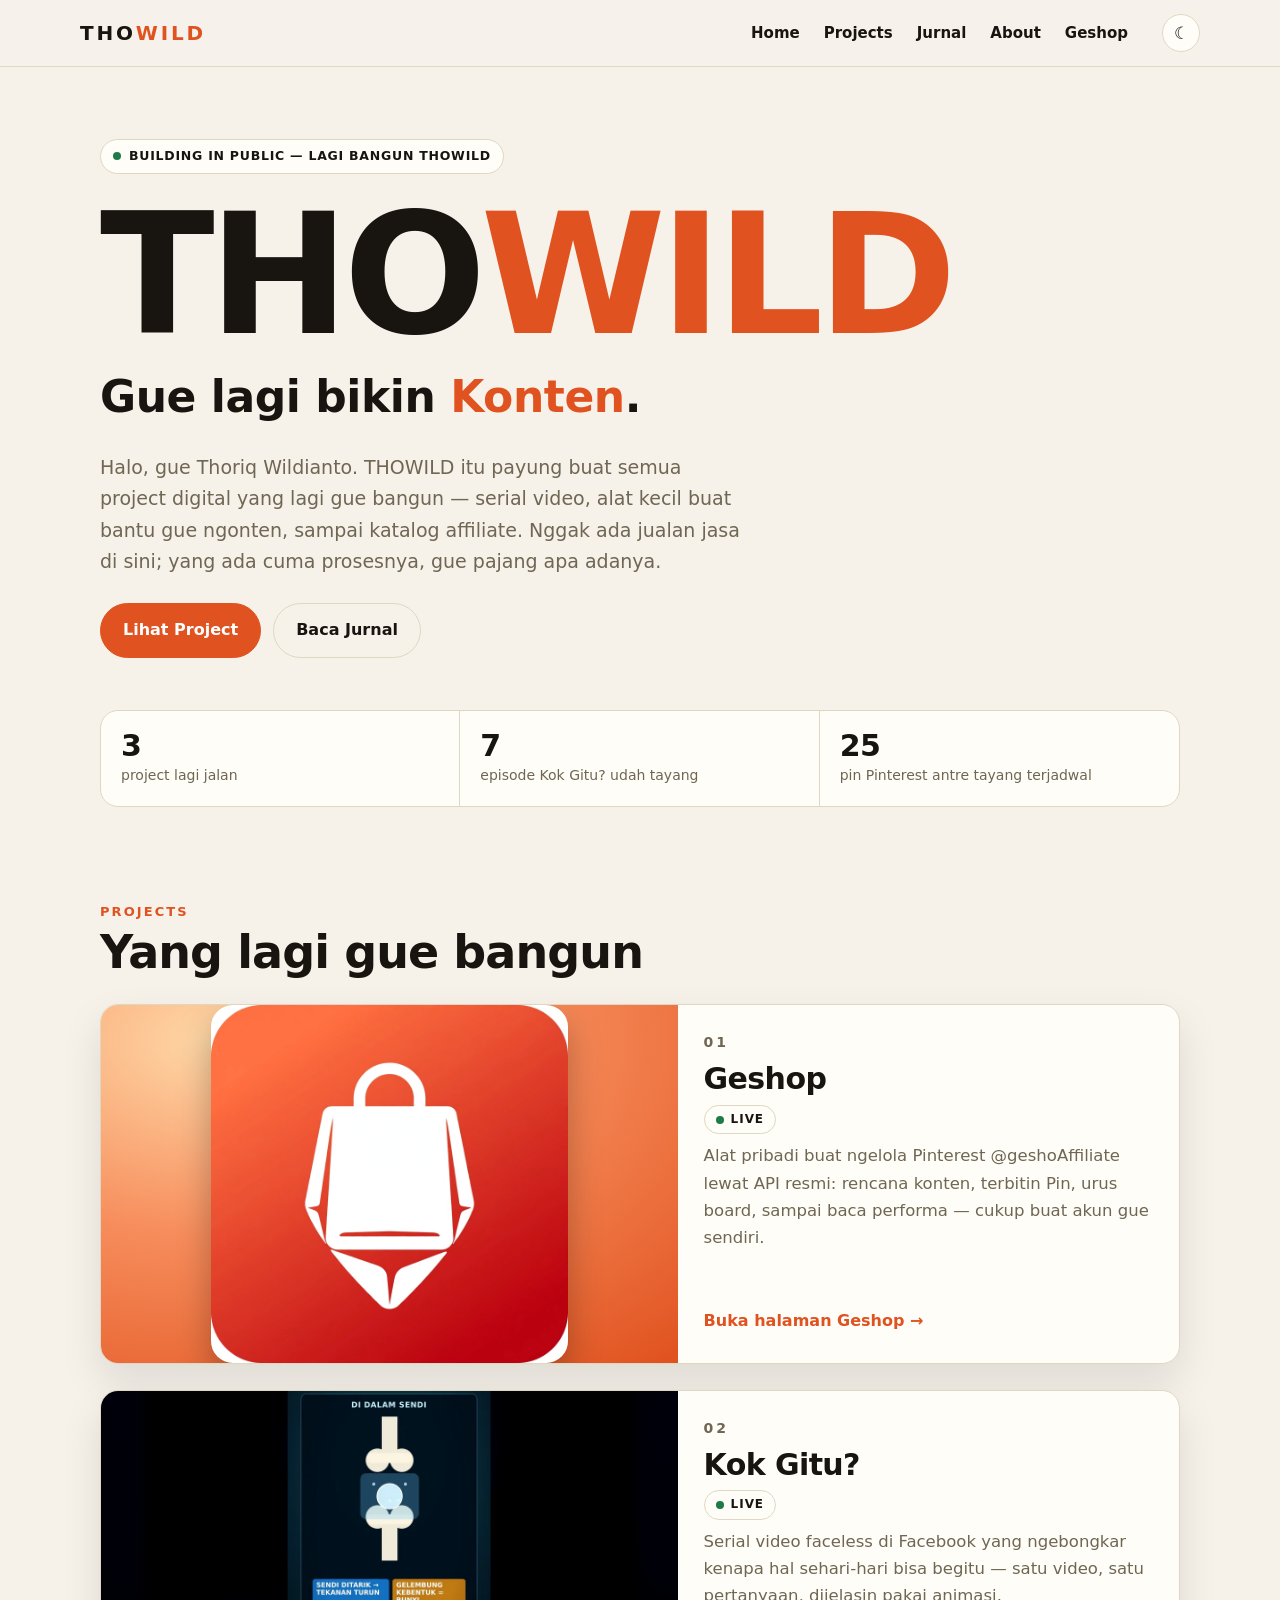
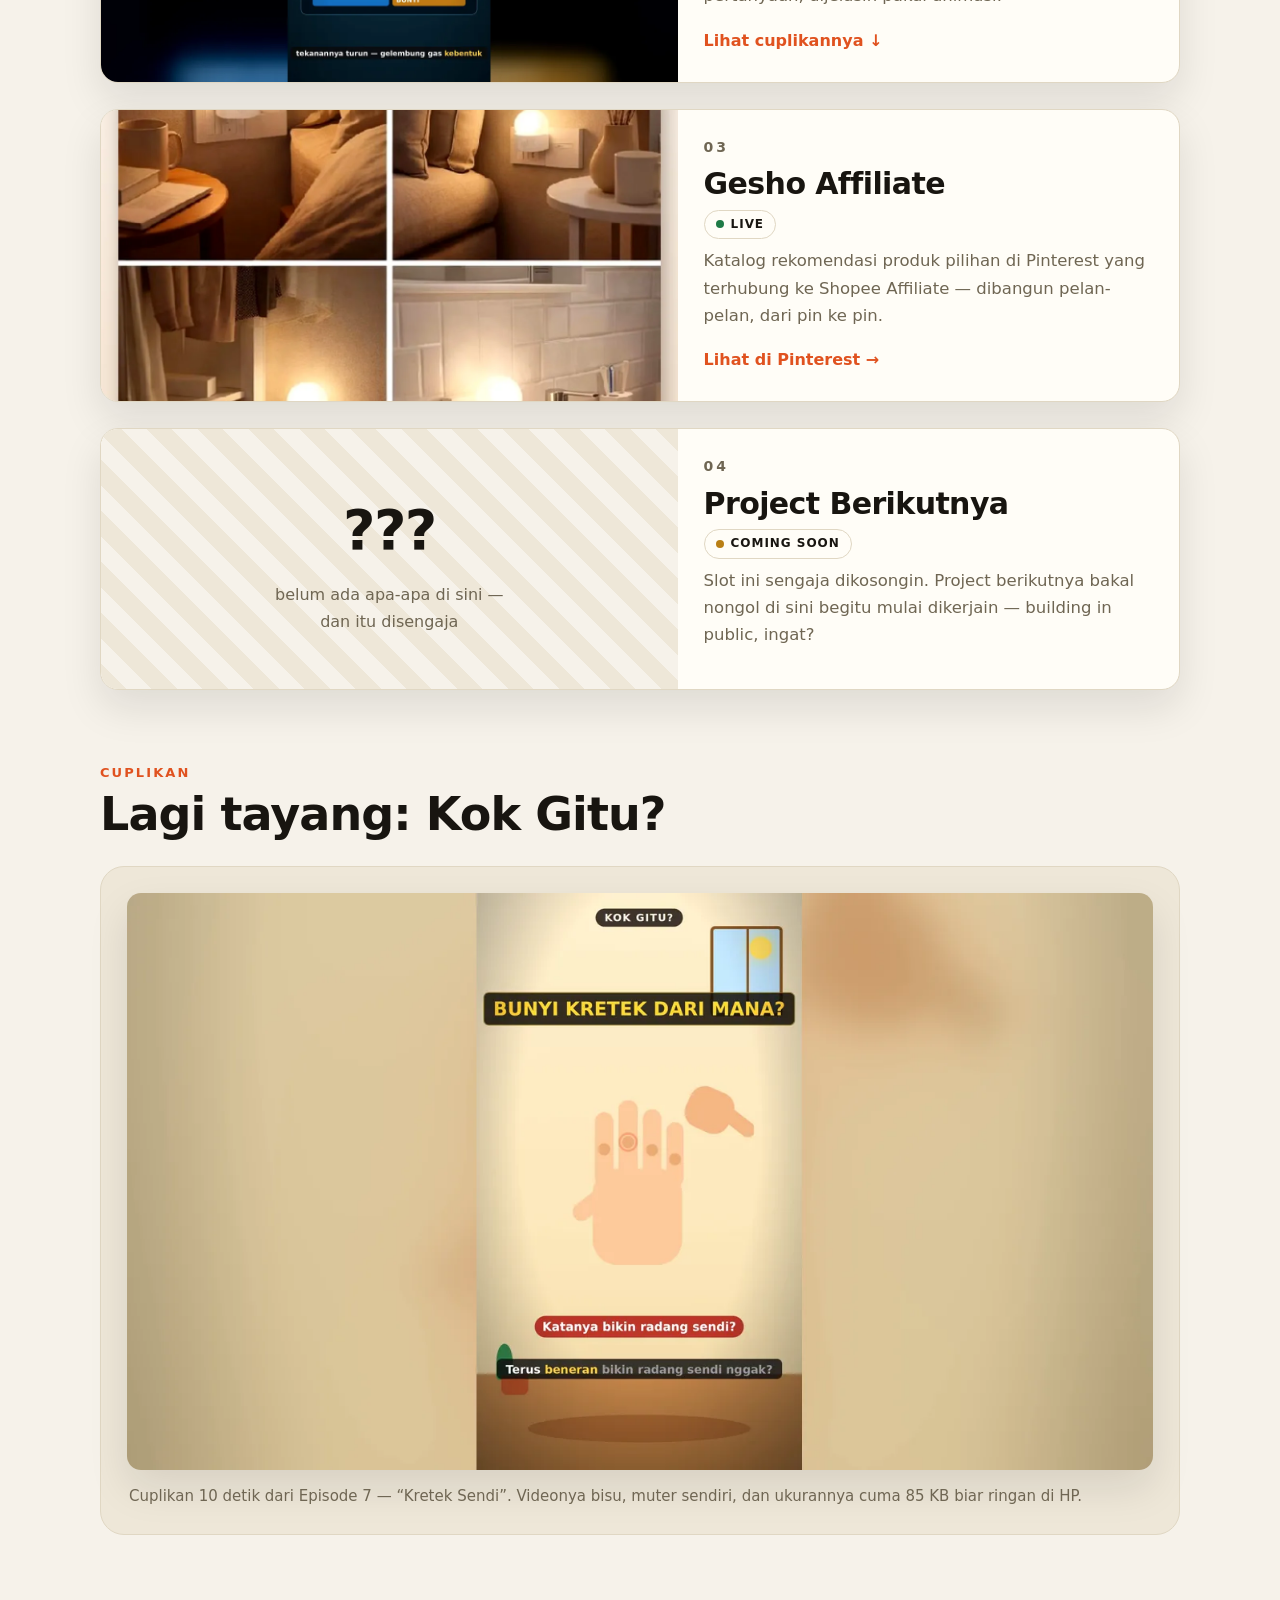
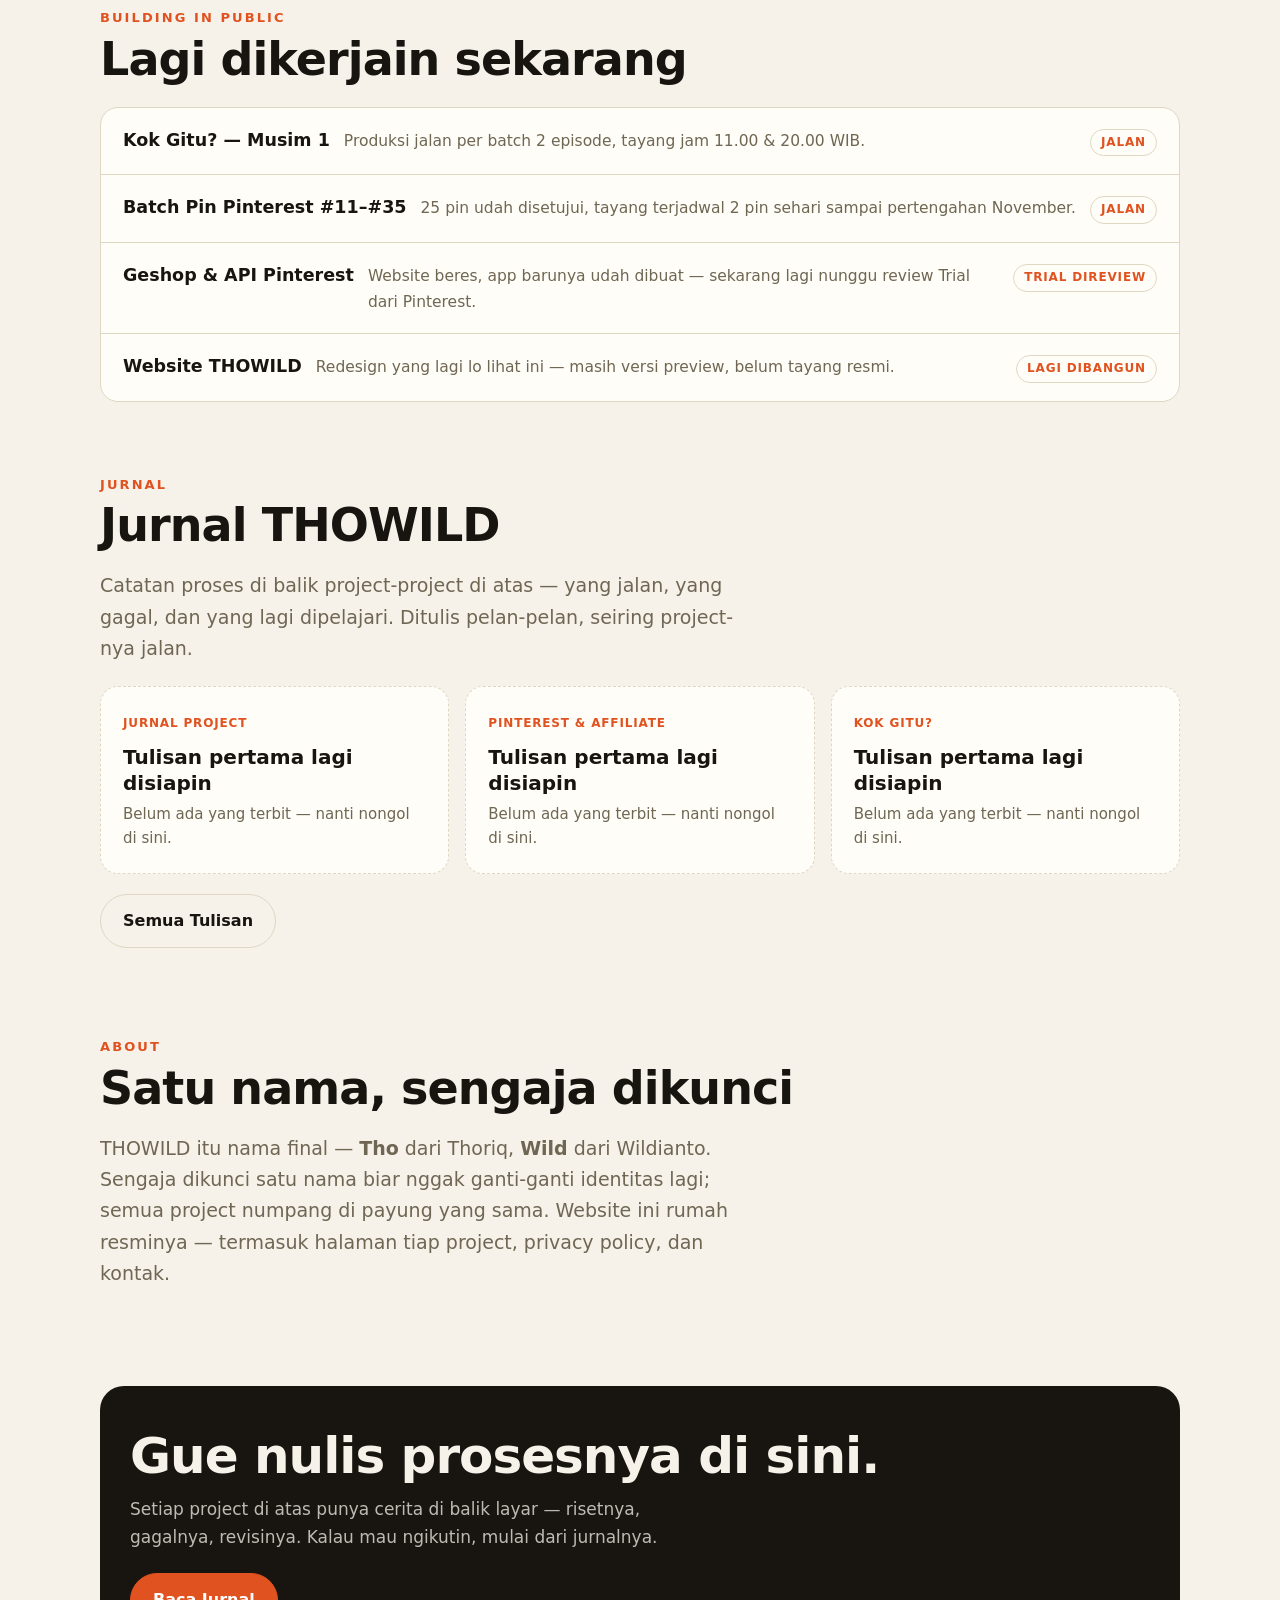
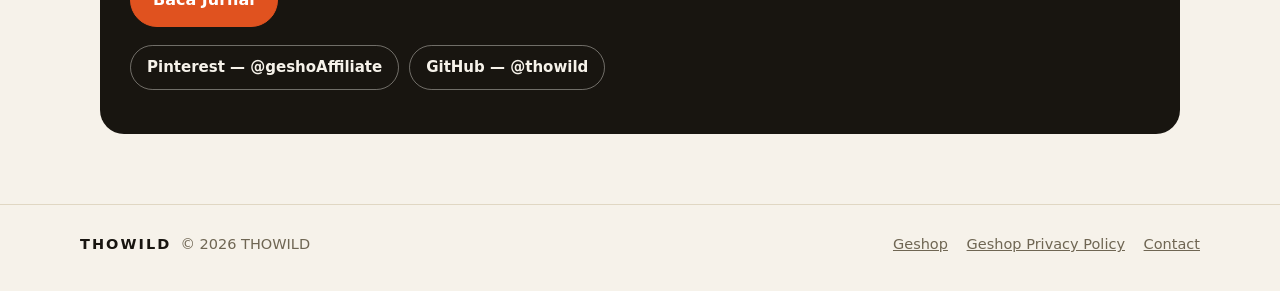
<file: index.html>
<!DOCTYPE html>
<html lang="id">
<head>
<meta charset="utf-8">
<meta name="viewport" content="width=device-width, initial-scale=1">
<title>THOWILD — Rumah Project Thoriq Wildianto</title>
<meta name="description" content="THOWILD adalah rumah buat semua project digital Thoriq Wildianto: serial Kok Gitu?, alat Geshop buat Pinterest, dan Gesho Affiliate — dibangun pelan-pelan, in public.">
<script>(function(){var d=document.documentElement;d.classList.add('js');var t=null;try{t=new URLSearchParams(location.search).get('theme')||localStorage.getItem('thowild-theme')}catch(e){}if(t!=='dark'&&t!=='light'){t=window.matchMedia&&window.matchMedia('(prefers-color-scheme: dark)').matches?'dark':'light'}d.dataset.theme=t})();</script>
<link rel="stylesheet" href="/assets/style.css">
</head>
<body>
<header class="site-header">
  <div class="wrap nav">
    <a class="logo" href="/">THO<em>WILD</em></a>
    <nav class="menu">
      <a href="/">Home</a>
      <a href="#projects">Projects</a>
      <a href="/blog/">Jurnal</a>
      <a href="#about">About</a>
      <a href="/geshop/">Geshop</a>
    </nav>
    <button class="theme-toggle" type="button" aria-label="Ganti mode gelap/terang"><span class="icon-moon" aria-hidden="true">☾</span><span class="icon-sun" aria-hidden="true">☀</span></button>
  </div>
</header>

<main class="wrap">

  <!-- HERO -->
  <div class="hero">
    <span class="badge"><span class="dot"></span> Building in public — lagi bangun THOWILD</span>
    <h1 class="hero-title">THO<span class="wild">WILD</span></h1>
    <p class="hero-line">Gue lagi bikin <span class="rotator" data-words="Konten,Eksperimen AI,Affiliate,Project Digital">Konten</span>.</p>
    <p class="hero-intro">Halo, gue Thoriq Wildianto. THOWILD itu payung buat semua project digital yang lagi gue bangun — serial video, alat kecil buat bantu gue ngonten, sampai katalog affiliate. Nggak ada jualan jasa di sini; yang ada cuma prosesnya, gue pajang apa adanya.</p>
    <div class="hero-actions">
      <a class="btn" href="#projects">Lihat Project</a>
      <a class="btn-ghost" href="/blog/">Baca Jurnal</a>
    </div>
    <div class="stats">
      <div class="stat"><b>3</b><span>project lagi jalan</span></div>
      <div class="stat"><b>7</b><span>episode Kok Gitu? udah tayang</span></div>
      <div class="stat"><b>25</b><span>pin Pinterest antre tayang terjadwal</span></div>
    </div>
  </div>

  <!-- PROJECTS -->
  <section id="projects">
    <p class="kicker">Projects</p>
    <h2 class="section-title">Yang lagi gue bangun</h2>
    <div class="project-list">

      <article class="project-card reveal">
        <div class="project-media media-contain">
          <img src="[data-uri]" alt="Ikon aplikasi Geshop — tas belanja dengan pin lokasi" width="900" height="563" loading="lazy">
        </div>
        <div class="project-body">
          <span class="project-no">01</span>
          <h3>Geshop</h3>
          <span class="status">Live</span>
          <p>Alat pribadi buat ngelola Pinterest @geshoAffiliate lewat API resmi: rencana konten, terbitin Pin, urus board, sampai baca performa — cukup buat akun gue sendiri.</p>
          <a class="project-link" href="/geshop/">Buka halaman Geshop →</a>
        </div>
      </article>

      <article class="project-card reveal">
        <div class="project-media">
          <img src="[data-uri]" alt="Cuplikan adegan Kok Gitu? Episode 7 — diagram sendi dan gelembung gas" width="1200" height="750" loading="lazy">
        </div>
        <div class="project-body">
          <span class="project-no">02</span>
          <h3>Kok Gitu?</h3>
          <span class="status">Live</span>
          <p>Serial video faceless di Facebook yang ngebongkar kenapa hal sehari-hari bisa begitu — satu video, satu pertanyaan, dijelasin pakai animasi.</p>
          <a class="project-link" href="#video">Lihat cuplikannya ↓</a>
        </div>
      </article>

      <article class="project-card reveal">
        <div class="project-media">
          <img src="[data-uri]" alt="Salah satu pin Gesho Affiliate — lampu tidur mungil di kamar yang hangat" width="1200" height="750" loading="lazy">
        </div>
        <div class="project-body">
          <span class="project-no">03</span>
          <h3>Gesho Affiliate</h3>
          <span class="status">Live</span>
          <p>Katalog rekomendasi produk pilihan di Pinterest yang terhubung ke Shopee Affiliate — dibangun pelan-pelan, dari pin ke pin.</p>
          <a class="project-link" href="https://www.pinterest.com/geshoAffiliate/">Lihat di Pinterest →</a>
        </div>
      </article>

      <article class="project-card reveal">
        <div class="project-media">
          <div class="media-soon"><span class="big">???</span><span>belum ada apa-apa di sini —<br>dan itu disengaja</span></div>
        </div>
        <div class="project-body">
          <span class="project-no">04</span>
          <h3>Project Berikutnya</h3>
          <span class="status soon">Coming Soon</span>
          <p>Slot ini sengaja dikosongin. Project berikutnya bakal nongol di sini begitu mulai dikerjain — building in public, ingat?</p>
        </div>
      </article>

    </div>
  </section>

  <!-- VIDEO -->
  <section id="video">
    <p class="kicker">Cuplikan</p>
    <h2 class="section-title">Lagi tayang: Kok Gitu?</h2>
    <div class="video-band reveal">
      <div class="video-frame">
        <video data-loop autoplay muted loop playsinline preload="metadata" poster="[data-uri]" aria-label="Cuplikan bisu 10 detik dari Kok Gitu? Episode 7, Kretek Sendi">
          <source src="[data-uri]" type="video/mp4">
        </video>
      </div>
      <p class="video-cap">Cuplikan 10 detik dari Episode 7 — “Kretek Sendi”. Videonya bisu, muter sendiri, dan ukurannya cuma 85 KB biar ringan di HP.</p>
    </div>
  </section>

  <!-- NOW -->
  <section id="now">
    <p class="kicker">Building in public</p>
    <h2 class="section-title">Lagi dikerjain sekarang</h2>
    <div class="now-list reveal">
      <div class="now-row"><b>Kok Gitu? — Musim 1</b><p>Produksi jalan per batch 2 episode, tayang jam 11.00 &amp; 20.00 WIB.</p><span class="tag">Jalan</span></div>
      <div class="now-row"><b>Batch Pin Pinterest #11–#35</b><p>25 pin udah disetujui, tayang terjadwal 2 pin sehari sampai pertengahan November.</p><span class="tag">Jalan</span></div>
      <div class="now-row"><b>Geshop &amp; API Pinterest</b><p>Website beres, app barunya udah dibuat — sekarang lagi nunggu review Trial dari Pinterest.</p><span class="tag">Trial direview</span></div>
      <div class="now-row"><b>Website THOWILD</b><p>Redesign yang lagi lo lihat ini — masih versi preview, belum tayang resmi.</p><span class="tag">Lagi dibangun</span></div>
    </div>
  </section>

  <!-- JURNAL TEASER -->
  <section id="jurnal">
    <p class="kicker">Jurnal</p>
    <h2 class="section-title">Jurnal THOWILD</h2>
    <p class="lead">Catatan proses di balik project-project di atas — yang jalan, yang gagal, dan yang lagi dipelajari. Ditulis pelan-pelan, seiring project-nya jalan.</p>
    <div class="journal-grid">
      <a class="post-card empty reveal" href="/blog/"><span class="chip">Jurnal Project</span><h3>Tulisan pertama lagi disiapin</h3><p>Belum ada yang terbit — nanti nongol di sini.</p></a>
      <a class="post-card empty reveal" href="/blog/"><span class="chip">Pinterest &amp; Affiliate</span><h3>Tulisan pertama lagi disiapin</h3><p>Belum ada yang terbit — nanti nongol di sini.</p></a>
      <a class="post-card empty reveal" href="/blog/"><span class="chip">Kok Gitu?</span><h3>Tulisan pertama lagi disiapin</h3><p>Belum ada yang terbit — nanti nongol di sini.</p></a>
    </div>
    <p style="margin-top:20px"><a class="btn-ghost" href="/blog/">Semua Tulisan</a></p>
  </section>

  <!-- ABOUT -->
  <section id="about">
    <p class="kicker">About</p>
    <h2 class="section-title">Satu nama, sengaja dikunci</h2>
    <p class="lead">THOWILD itu nama final — <strong>Tho</strong> dari Thoriq, <strong>Wild</strong> dari Wildianto. Sengaja dikunci satu nama biar nggak ganti-ganti identitas lagi; semua project numpang di payung yang sama. Website ini rumah resminya — termasuk halaman tiap project, privacy policy, dan kontak.</p>
  </section>

  <!-- CTA -->
  <div class="cta-panel reveal">
    <h2>Gue nulis prosesnya di sini.</h2>
    <p>Setiap project di atas punya cerita di balik layar — risetnya, gagalnya, revisinya. Kalau mau ngikutin, mulai dari jurnalnya.</p>
    <a class="btn" href="/blog/">Baca Jurnal</a>
    <div class="follow-links">
      <a href="https://www.pinterest.com/geshoAffiliate/">Pinterest — @geshoAffiliate</a>
      <a href="https://github.com/thowild">GitHub — @thowild</a>
    </div>
  </div>

</main>

<footer class="site-footer">
  <div class="wrap footer-in">
    <span><span class="fbrand">THOWILD</span> &nbsp;© 2026 THOWILD</span>
    <span>
      <a href="/geshop/">Geshop</a>
      <a href="/geshop/privacy-policy.html">Geshop Privacy Policy</a>
      <a href="/geshop/contact.html">Contact</a>
    </span>
  </div>
</footer>
<script src="/assets/main.js" defer></script>
</body>
</html>
</file>
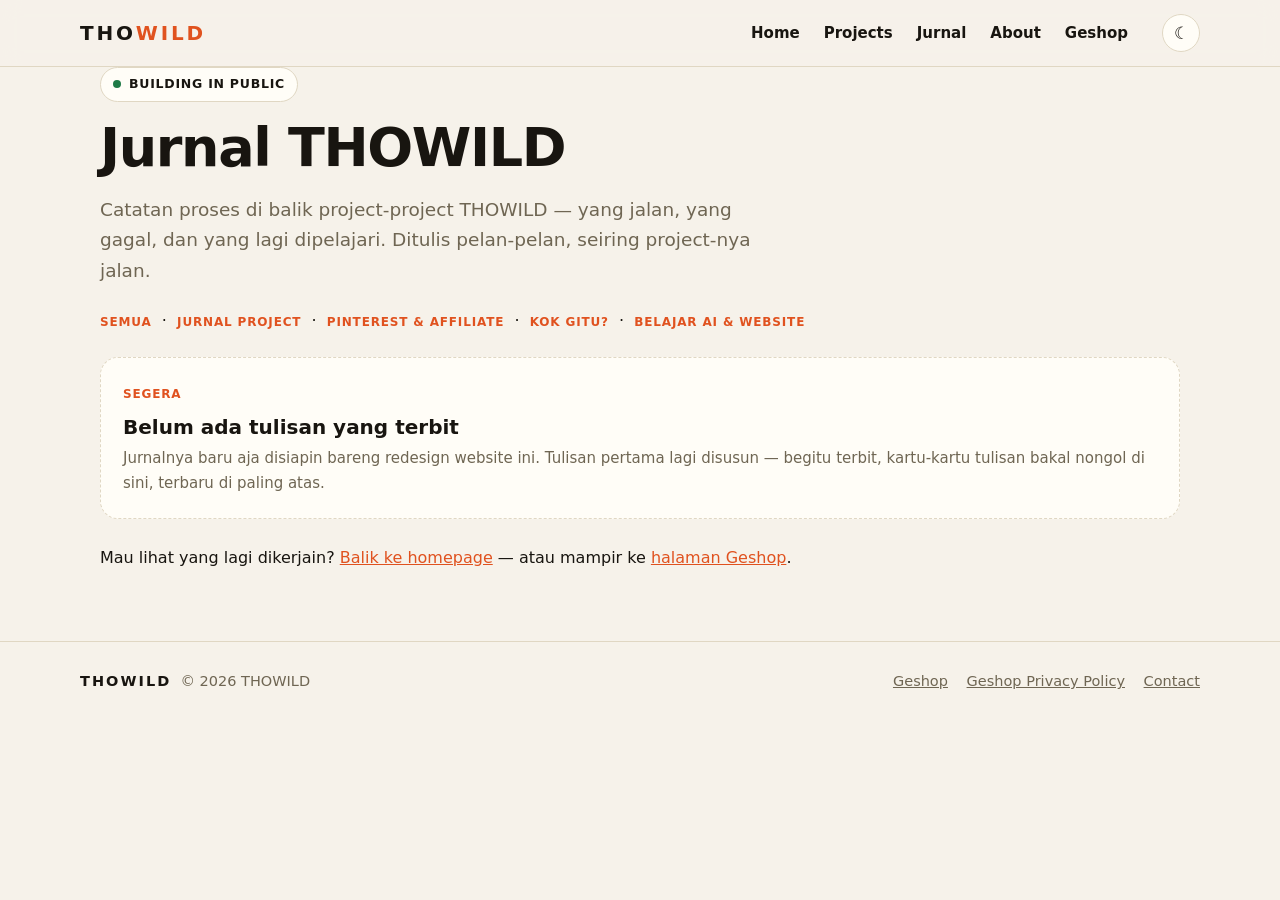
<file: blog/index.html>
<!DOCTYPE html>
<html lang="id">
<head>
<meta charset="utf-8">
<meta name="viewport" content="width=device-width, initial-scale=1">
<title>Jurnal THOWILD — Catatan Proses di Balik Project</title>
<meta name="description" content="Jurnal THOWILD: catatan building-in-public Thoriq Wildianto — proses di balik Geshop, Kok Gitu?, dan Gesho Affiliate, plus catatan belajar AI & website.">
<script>(function(){var d=document.documentElement;d.classList.add('js');var t=null;try{t=new URLSearchParams(location.search).get('theme')||localStorage.getItem('thowild-theme')}catch(e){}if(t!=='dark'&&t!=='light'){t=window.matchMedia&&window.matchMedia('(prefers-color-scheme: dark)').matches?'dark':'light'}d.dataset.theme=t})();</script>
<link rel="stylesheet" href="/assets/style.css">
</head>
<body>
<header class="site-header">
  <div class="wrap nav">
    <a class="logo" href="/">THO<em>WILD</em></a>
    <nav class="menu">
      <a href="/">Home</a>
      <a href="/#projects">Projects</a>
      <a href="/blog/">Jurnal</a>
      <a href="/#about">About</a>
      <a href="/geshop/">Geshop</a>
    </nav>
    <button class="theme-toggle" type="button" aria-label="Ganti mode gelap/terang"><span class="icon-moon" aria-hidden="true">☾</span><span class="icon-sun" aria-hidden="true">☀</span></button>
  </div>
</header>

<main class="wrap page">
  <span class="badge"><span class="dot"></span> Building in public</span>
  <h1>Jurnal THOWILD</h1>
  <p class="lead">Catatan proses di balik project-project THOWILD — yang jalan, yang gagal, dan yang lagi dipelajari. Ditulis pelan-pelan, seiring project-nya jalan.</p>

  <p style="margin-top:22px">
    <span class="chip">Semua</span> &nbsp;·&nbsp; <span class="chip">Jurnal Project</span> &nbsp;·&nbsp; <span class="chip">Pinterest &amp; Affiliate</span> &nbsp;·&nbsp; <span class="chip">Kok Gitu?</span> &nbsp;·&nbsp; <span class="chip">Belajar AI &amp; Website</span>
  </p>

  <div class="journal-grid">
    <div class="post-card empty">
      <span class="chip">Segera</span>
      <h3>Belum ada tulisan yang terbit</h3>
      <p>Jurnalnya baru aja disiapin bareng redesign website ini. Tulisan pertama lagi disusun — begitu terbit, kartu-kartu tulisan bakal nongol di sini, terbaru di paling atas.</p>
    </div>
    <!-- KARTU CONTOH (template tampilan kartu tulisan — bukan tulisan beneran).
         Saat tulisan pertama terbit, duplikat pola kartu di bawah ini:
    <a class="post-card" href="/blog/slug-tulisan.html">
      <span class="chip">Kategori</span>
      <h3>Judul tulisan</h3>
      <p class="post-meta">5 November 2026 · ±3 menit baca</p>
      <p>Ringkasan satu-dua kalimat tentang isi tulisan.</p>
    </a>
    -->
  </div>

  <p style="margin-top:26px">Mau lihat yang lagi dikerjain? <a href="/#now">Balik ke homepage</a> — atau mampir ke <a href="/geshop/">halaman Geshop</a>.</p>
</main>

<footer class="site-footer">
  <div class="wrap footer-in">
    <span><span class="fbrand">THOWILD</span> &nbsp;© 2026 THOWILD</span>
    <span>
      <a href="/geshop/">Geshop</a>
      <a href="/geshop/privacy-policy.html">Geshop Privacy Policy</a>
      <a href="/geshop/contact.html">Contact</a>
    </span>
  </div>
</footer>
<script src="/assets/main.js" defer></script>
</body>
</html>
</file>
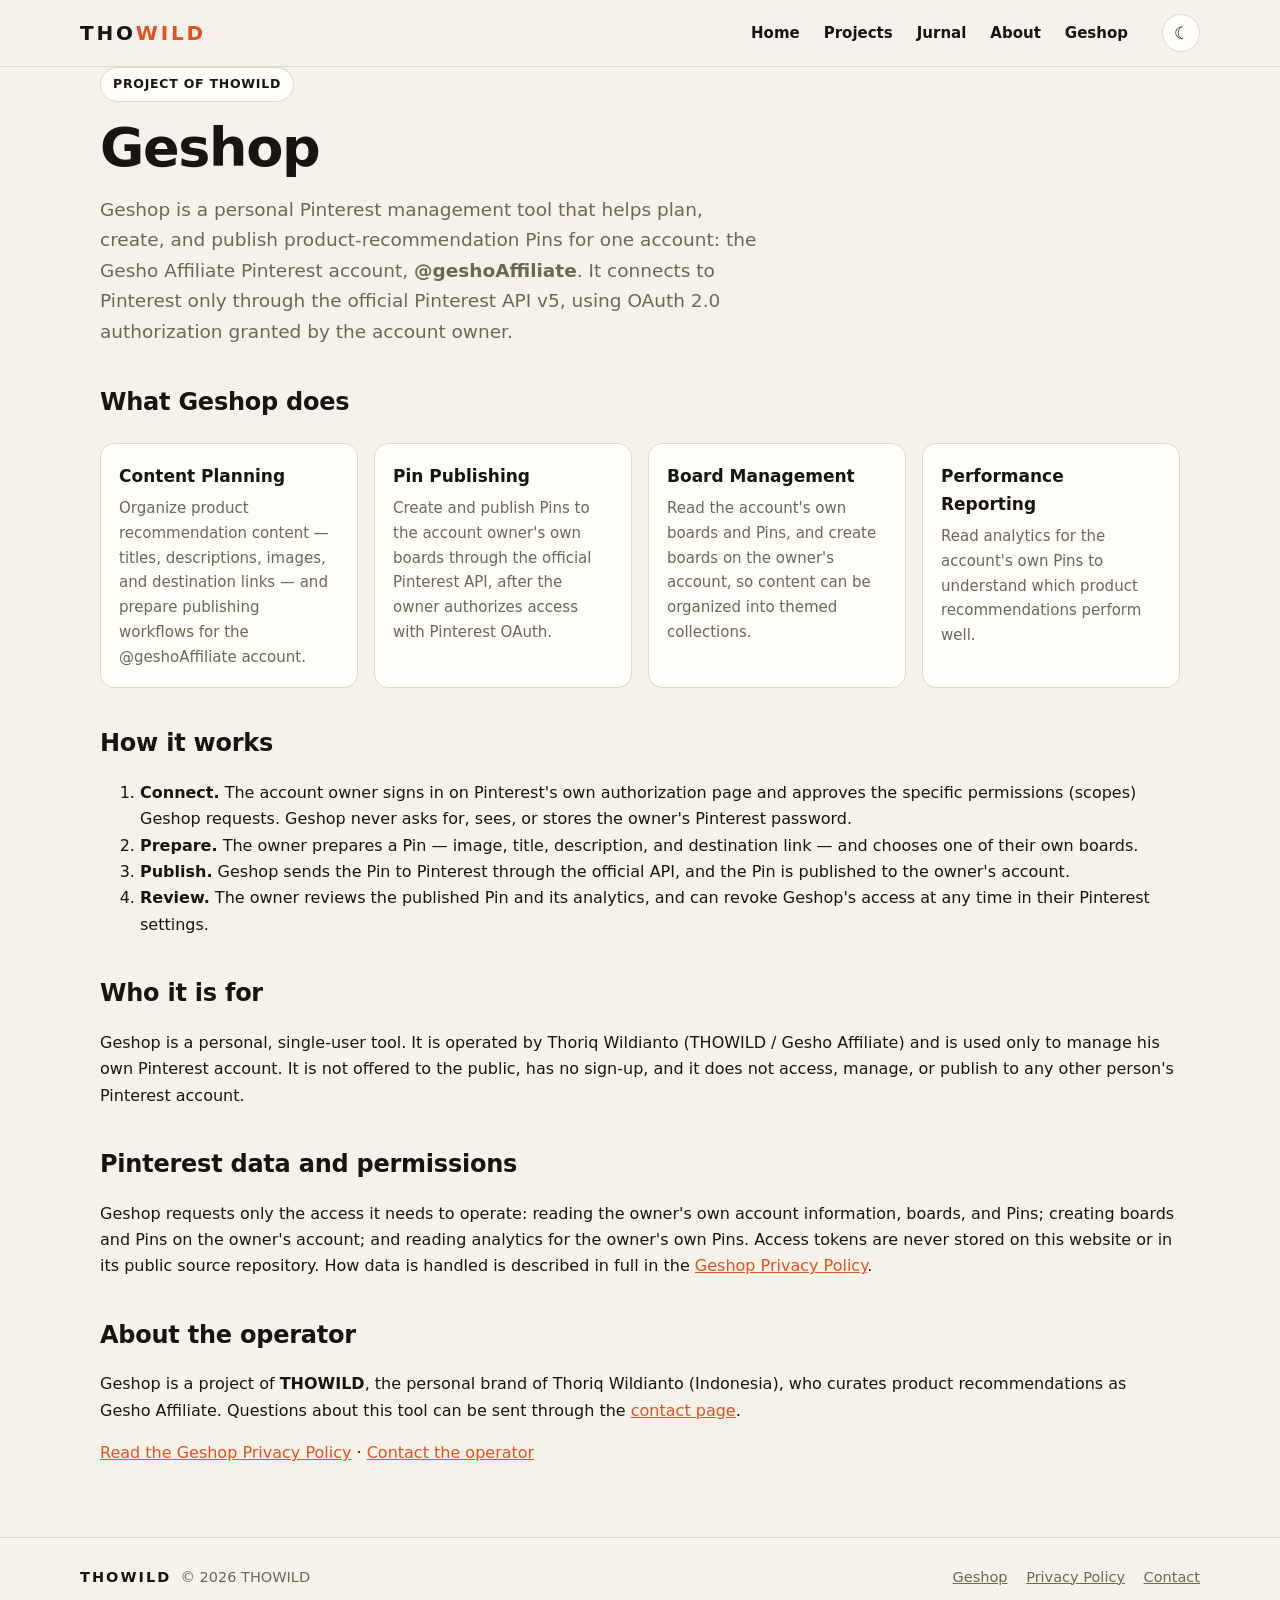
<file: geshop/index.html>
<!DOCTYPE html>
<html lang="en">
<head>
<meta charset="utf-8">
<meta name="viewport" content="width=device-width, initial-scale=1">
<title>Geshop — Pinterest Management Tool by THOWILD</title>
<meta name="description" content="Geshop is a personal tool, operated by THOWILD, for managing the Gesho Affiliate Pinterest account through the official Pinterest API.">
<script>(function(){var d=document.documentElement;d.classList.add('js');var t=null;try{t=new URLSearchParams(location.search).get('theme')||localStorage.getItem('thowild-theme')}catch(e){}if(t!=='dark'&&t!=='light'){t=window.matchMedia&&window.matchMedia('(prefers-color-scheme: dark)').matches?'dark':'light'}d.dataset.theme=t})();</script>
<link rel="stylesheet" href="/assets/style.css">
</head>
<body>
<header class="site-header">
  <div class="wrap nav">
    <a class="logo" href="/">THO<em>WILD</em></a>
    <nav class="menu">
      <a href="/">Home</a>
      <a href="/#projects">Projects</a>
      <a href="/blog/">Jurnal</a>
      <a href="/#about">About</a>
      <a href="/geshop/">Geshop</a>
    </nav>
    <button class="theme-toggle" type="button" aria-label="Ganti mode gelap/terang"><span class="icon-moon" aria-hidden="true">☾</span><span class="icon-sun" aria-hidden="true">☀</span></button>
  </div>
</header>
<main class="wrap page">
  <span class="badge">Project of THOWILD</span>
  <h1>Geshop</h1>
  <p class="lead">Geshop is a personal Pinterest management tool that helps plan, create, and publish product-recommendation Pins for one account: the Gesho Affiliate Pinterest account, <strong>@geshoAffiliate</strong>. It connects to Pinterest only through the official Pinterest API v5, using OAuth 2.0 authorization granted by the account owner.</p>

  <h2>What Geshop does</h2>
  <div class="grid">
    <div class="card">
      <h3>Content Planning</h3>
      <p>Organize product recommendation content — titles, descriptions, images, and destination links — and prepare publishing workflows for the @geshoAffiliate account.</p>
    </div>
    <div class="card">
      <h3>Pin Publishing</h3>
      <p>Create and publish Pins to the account owner's own boards through the official Pinterest API, after the owner authorizes access with Pinterest OAuth.</p>
    </div>
    <div class="card">
      <h3>Board Management</h3>
      <p>Read the account's own boards and Pins, and create boards on the owner's account, so content can be organized into themed collections.</p>
    </div>
    <div class="card">
      <h3>Performance Reporting</h3>
      <p>Read analytics for the account's own Pins to understand which product recommendations perform well.</p>
    </div>
  </div>

  <h2>How it works</h2>
  <ol>
    <li><strong>Connect.</strong> The account owner signs in on Pinterest's own authorization page and approves the specific permissions (scopes) Geshop requests. Geshop never asks for, sees, or stores the owner's Pinterest password.</li>
    <li><strong>Prepare.</strong> The owner prepares a Pin — image, title, description, and destination link — and chooses one of their own boards.</li>
    <li><strong>Publish.</strong> Geshop sends the Pin to Pinterest through the official API, and the Pin is published to the owner's account.</li>
    <li><strong>Review.</strong> The owner reviews the published Pin and its analytics, and can revoke Geshop's access at any time in their Pinterest settings.</li>
  </ol>

  <h2>Who it is for</h2>
  <p>Geshop is a personal, single-user tool. It is operated by Thoriq Wildianto (THOWILD / Gesho Affiliate) and is used only to manage his own Pinterest account. It is not offered to the public, has no sign-up, and it does not access, manage, or publish to any other person's Pinterest account.</p>

  <h2>Pinterest data and permissions</h2>
  <p>Geshop requests only the access it needs to operate: reading the owner's own account information, boards, and Pins; creating boards and Pins on the owner's account; and reading analytics for the owner's own Pins. Access tokens are never stored on this website or in its public source repository. How data is handled is described in full in the <a href="/geshop/privacy-policy.html">Geshop Privacy Policy</a>.</p>

  <h2>About the operator</h2>
  <p>Geshop is a project of <strong>THOWILD</strong>, the personal brand of Thoriq Wildianto (Indonesia), who curates product recommendations as Gesho Affiliate. Questions about this tool can be sent through the <a href="/geshop/contact.html">contact page</a>.</p>

  <p><a href="/geshop/privacy-policy.html">Read the Geshop Privacy Policy</a> &middot; <a href="/geshop/contact.html">Contact the operator</a></p>
</main>
<footer class="site-footer">
  <div class="wrap footer-in">
    <span><span class="fbrand">THOWILD</span> &nbsp;© 2026 THOWILD</span>
    <span>
      <a href="/geshop/">Geshop</a>
      <a href="/geshop/privacy-policy.html">Privacy Policy</a>
      <a href="/geshop/contact.html">Contact</a>
    </span>
  </div>
</footer>
<script src="/assets/main.js" defer></script>
</body>
</html>
</file>
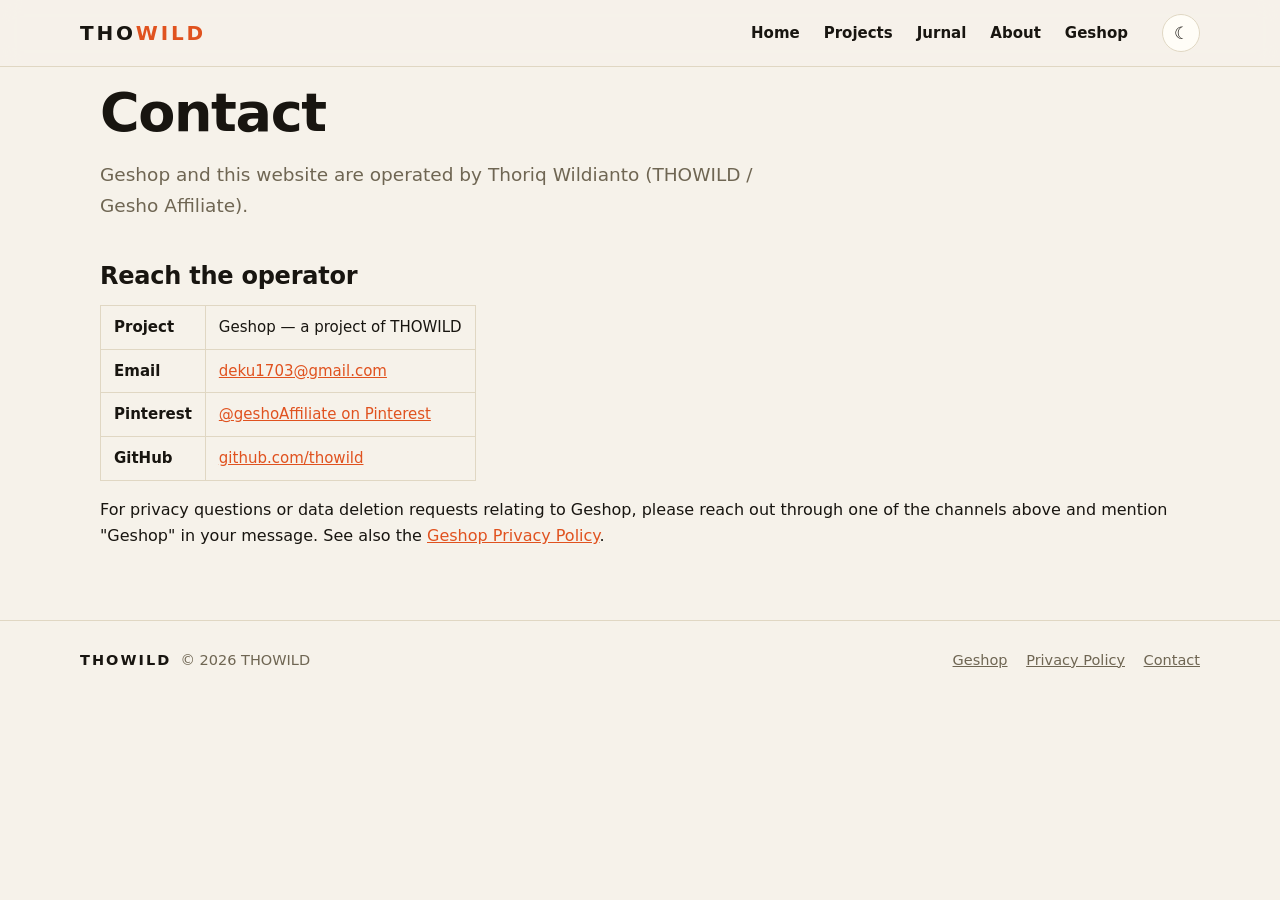
<file: geshop/contact.html>
<!DOCTYPE html>
<html lang="en">
<head>
<meta charset="utf-8">
<meta name="viewport" content="width=device-width, initial-scale=1">
<title>Contact Geshop — THOWILD</title>
<meta name="description" content="Contact details for Geshop and THOWILD.">
<script>(function(){var d=document.documentElement;d.classList.add('js');var t=null;try{t=new URLSearchParams(location.search).get('theme')||localStorage.getItem('thowild-theme')}catch(e){}if(t!=='dark'&&t!=='light'){t=window.matchMedia&&window.matchMedia('(prefers-color-scheme: dark)').matches?'dark':'light'}d.dataset.theme=t})();</script>
<link rel="stylesheet" href="/assets/style.css">
</head>
<body>
<header class="site-header">
  <div class="wrap nav">
    <a class="logo" href="/">THO<em>WILD</em></a>
    <nav class="menu">
      <a href="/">Home</a>
      <a href="/#projects">Projects</a>
      <a href="/blog/">Jurnal</a>
      <a href="/#about">About</a>
      <a href="/geshop/">Geshop</a>
    </nav>
    <button class="theme-toggle" type="button" aria-label="Ganti mode gelap/terang"><span class="icon-moon" aria-hidden="true">☾</span><span class="icon-sun" aria-hidden="true">☀</span></button>
  </div>
</header>
<main class="wrap page">
  <h1>Contact</h1>
  <p class="lead">Geshop and this website are operated by Thoriq Wildianto (THOWILD / Gesho Affiliate).</p>

  <h2>Reach the operator</h2>
  <table>
    <tr><th>Project</th><td>Geshop — a project of THOWILD</td></tr>
    <tr><th>Email</th><td><a href="mailto:deku1703@gmail.com">deku1703@gmail.com</a></td></tr>
    <tr><th>Pinterest</th><td><a href="https://www.pinterest.com/geshoAffiliate/">@geshoAffiliate on Pinterest</a></td></tr>
    <tr><th>GitHub</th><td><a href="https://github.com/thowild">github.com/thowild</a></td></tr>
  </table>
  <p>For privacy questions or data deletion requests relating to Geshop, please reach out through one of the channels above and mention "Geshop" in your message. See also the <a href="/geshop/privacy-policy.html">Geshop Privacy Policy</a>.</p>
</main>
<footer class="site-footer">
  <div class="wrap footer-in">
    <span><span class="fbrand">THOWILD</span> &nbsp;© 2026 THOWILD</span>
    <span>
      <a href="/geshop/">Geshop</a>
      <a href="/geshop/privacy-policy.html">Privacy Policy</a>
      <a href="/geshop/contact.html">Contact</a>
    </span>
  </div>
</footer>
<script src="/assets/main.js" defer></script>
</body>
</html>
</file>
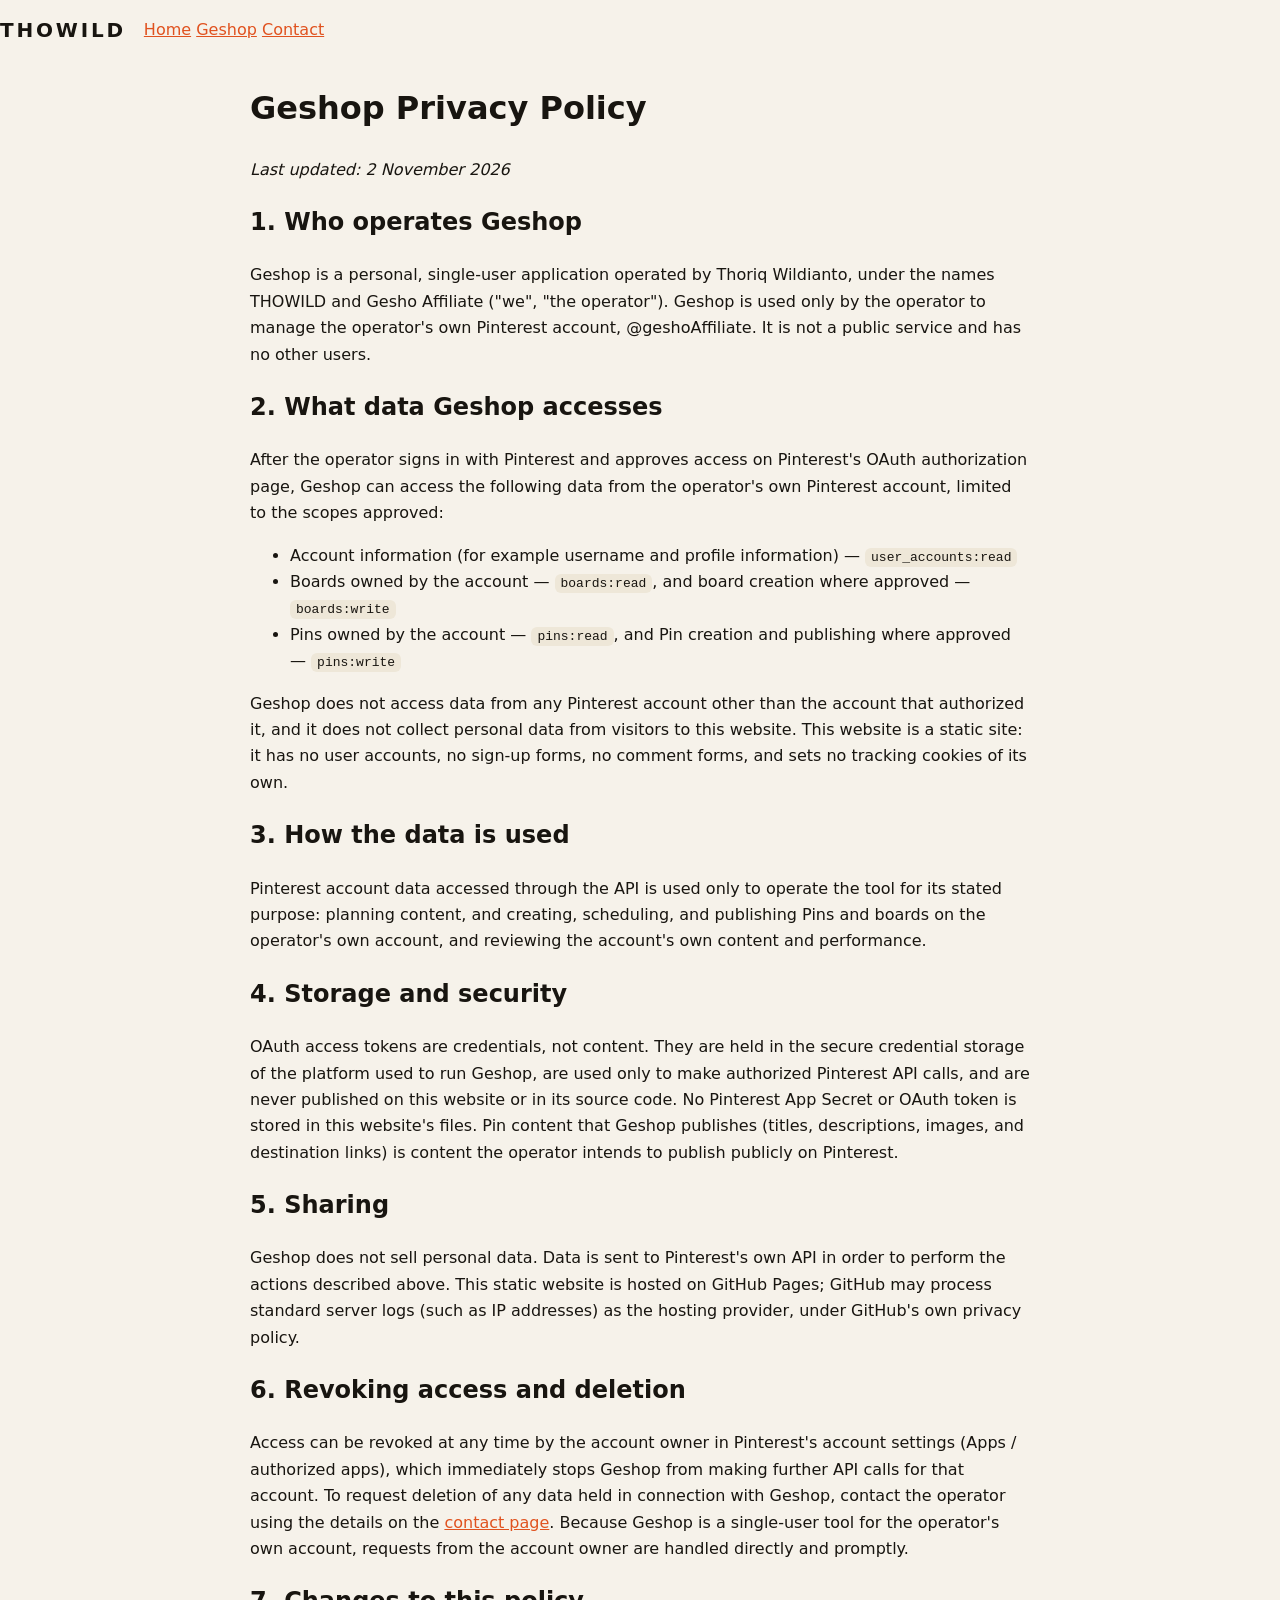
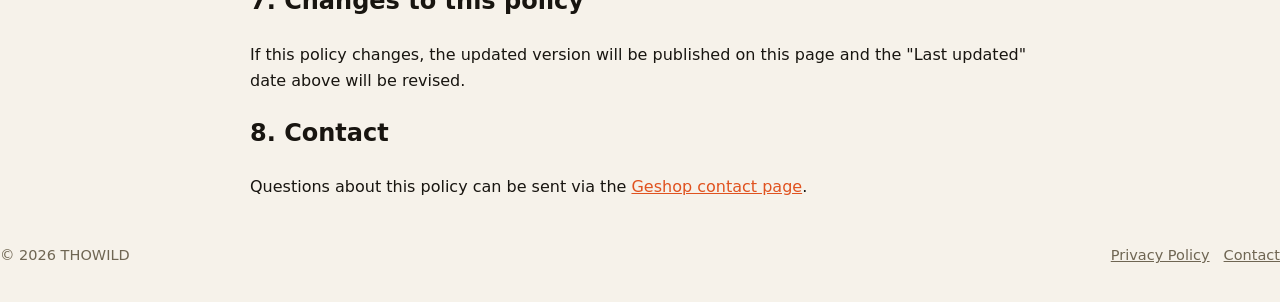
<file: geshop/privacy-policy.html>
<!DOCTYPE html>
<html lang="en">
<head>
<meta charset="utf-8">
<meta name="viewport" content="width=device-width, initial-scale=1">
<title>Geshop Privacy Policy — THOWILD</title>
<meta name="description" content="Privacy Policy for Geshop, a personal Pinterest management tool operated by THOWILD.">
<link rel="stylesheet" href="/assets/style.css">
</head>
<body>
<header>
  <div class="nav">
    <a class="logo" href="/">THOWILD</a>
    <nav>
      <a href="/">Home</a>
      <a href="/geshop/">Geshop</a>
      <a href="/geshop/contact.html">Contact</a>
    </nav>
  </div>
</header>
<main>
  <h1>Geshop Privacy Policy</h1>
  <p><em>Last updated: 2 November 2026</em></p>

  <h2>1. Who operates Geshop</h2>
  <p>Geshop is a personal, single-user application operated by Thoriq Wildianto, under the names THOWILD and Gesho Affiliate ("we", "the operator"). Geshop is used only by the operator to manage the operator's own Pinterest account, @geshoAffiliate. It is not a public service and has no other users.</p>

  <h2>2. What data Geshop accesses</h2>
  <p>After the operator signs in with Pinterest and approves access on Pinterest's OAuth authorization page, Geshop can access the following data from the operator's own Pinterest account, limited to the scopes approved:</p>
  <ul>
    <li>Account information (for example username and profile information) — <code>user_accounts:read</code></li>
    <li>Boards owned by the account — <code>boards:read</code>, and board creation where approved — <code>boards:write</code></li>
    <li>Pins owned by the account — <code>pins:read</code>, and Pin creation and publishing where approved — <code>pins:write</code></li>
  </ul>
  <p>Geshop does not access data from any Pinterest account other than the account that authorized it, and it does not collect personal data from visitors to this website. This website is a static site: it has no user accounts, no sign-up forms, no comment forms, and sets no tracking cookies of its own.</p>

  <h2>3. How the data is used</h2>
  <p>Pinterest account data accessed through the API is used only to operate the tool for its stated purpose: planning content, and creating, scheduling, and publishing Pins and boards on the operator's own account, and reviewing the account's own content and performance.</p>

  <h2>4. Storage and security</h2>
  <p>OAuth access tokens are credentials, not content. They are held in the secure credential storage of the platform used to run Geshop, are used only to make authorized Pinterest API calls, and are never published on this website or in its source code. No Pinterest App Secret or OAuth token is stored in this website's files. Pin content that Geshop publishes (titles, descriptions, images, and destination links) is content the operator intends to publish publicly on Pinterest.</p>

  <h2>5. Sharing</h2>
  <p>Geshop does not sell personal data. Data is sent to Pinterest's own API in order to perform the actions described above. This static website is hosted on GitHub Pages; GitHub may process standard server logs (such as IP addresses) as the hosting provider, under GitHub's own privacy policy.</p>

  <h2>6. Revoking access and deletion</h2>
  <p>Access can be revoked at any time by the account owner in Pinterest's account settings (Apps / authorized apps), which immediately stops Geshop from making further API calls for that account. To request deletion of any data held in connection with Geshop, contact the operator using the details on the <a href="/geshop/contact.html">contact page</a>. Because Geshop is a single-user tool for the operator's own account, requests from the account owner are handled directly and promptly.</p>

  <h2>7. Changes to this policy</h2>
  <p>If this policy changes, the updated version will be published on this page and the "Last updated" date above will be revised.</p>

  <h2>8. Contact</h2>
  <p>Questions about this policy can be sent via the <a href="/geshop/contact.html">Geshop contact page</a>.</p>
</main>
<footer>
  <div class="footer-in">
    <span>&copy; 2026 THOWILD</span>
    <span><a href="/geshop/privacy-policy.html">Privacy Policy</a><a href="/geshop/contact.html">Contact</a></span>
  </div>
</footer>
</body>
</html>
</file>
<file: assets/style.css>
/* THOWILD — redesign v1 (original code, inspired layout direction only)
   Single shared stylesheet for home, blog, and Geshop pages. */
:root{
  --bg:#f6f2ea; --bg-soft:#eee7d8; --card:#fffdf7; --ink:#181510; --muted:#6f6653;
  --accent:#e0521f; --accent-ink:#ffffff; --line:#e0d7c3; --green:#1e7a46; --amber:#b97f14;
  --radius:18px; --shadow:0 18px 40px rgba(24,21,16,.10);
}
html[data-theme="dark"]{
  --bg:#14110c; --bg-soft:#1b1811; --card:#1e1a13; --ink:#f3edde; --muted:#a79c86;
  --accent:#ff7a4d; --accent-ink:#1c110a; --line:#35301f; --green:#4cc27e; --amber:#e0aa3e;
  --shadow:0 18px 40px rgba(0,0,0,.45);
}
*{box-sizing:border-box}
html{scroll-behavior:smooth}
body{margin:0;background:var(--bg);color:var(--ink);line-height:1.65;
  font-family:system-ui,-apple-system,"Segoe UI",Roboto,"Helvetica Neue",Arial,sans-serif;
  transition:background .3s ease,color .3s ease}
a{color:var(--accent)}
img,video{max-width:100%;display:block}
.wrap{max-width:1120px;margin:0 auto;padding:0 20px}

/* ---------- header ---------- */
.site-header{position:sticky;top:0;z-index:50;border-bottom:1px solid var(--line);
  background:color-mix(in srgb,var(--bg) 86%,transparent);backdrop-filter:blur(10px)}
.nav{display:flex;align-items:center;gap:18px;padding:14px 0;flex-wrap:wrap}
.logo{font-weight:900;letter-spacing:.14em;text-decoration:none;color:var(--ink);font-size:20px}
.logo em{font-style:normal;color:var(--accent)}
.menu{display:flex;gap:4px;flex-wrap:wrap;margin-left:auto}
.menu a{text-decoration:none;color:var(--ink);font-size:15px;font-weight:600;padding:6px 10px;border-radius:999px}
.menu a:hover{background:var(--bg-soft);color:var(--accent)}
.theme-toggle{margin-left:6px;border:1px solid var(--line);background:var(--card);color:var(--ink);
  width:38px;height:38px;border-radius:999px;cursor:pointer;font-size:17px;line-height:1}
.theme-toggle .icon-sun{display:none}
html[data-theme="dark"] .theme-toggle .icon-sun{display:inline}
html[data-theme="dark"] .theme-toggle .icon-moon{display:none}

/* ---------- generic ---------- */
.badge{display:inline-flex;align-items:center;gap:8px;background:var(--card);border:1px solid var(--line);
  color:var(--ink);font-size:12.5px;font-weight:700;letter-spacing:.06em;text-transform:uppercase;
  padding:6px 12px;border-radius:999px}
.badge .dot{width:8px;height:8px;border-radius:50%;background:var(--green);animation:pulse 2s infinite}
@keyframes pulse{0%{box-shadow:0 0 0 0 rgba(30,122,70,.45)}70%{box-shadow:0 0 0 8px rgba(30,122,70,0)}100%{box-shadow:0 0 0 0 rgba(30,122,70,0)}}
.btn{display:inline-block;background:var(--accent);color:var(--accent-ink);padding:13px 22px;border-radius:999px;
  text-decoration:none;font-weight:700;font-size:16px;border:1px solid var(--accent)}
.btn:hover{filter:brightness(1.07)}
.btn-ghost{display:inline-block;background:transparent;color:var(--ink);padding:13px 22px;border-radius:999px;
  text-decoration:none;font-weight:700;font-size:16px;border:1px solid var(--line)}
.btn-ghost:hover{border-color:var(--accent);color:var(--accent)}
.kicker{color:var(--accent);font-weight:800;letter-spacing:.16em;text-transform:uppercase;font-size:13px;margin:0 0 6px}
.section-title{font-size:clamp(30px,5.4vw,46px);line-height:1.08;letter-spacing:-.02em;margin:0 0 14px;font-weight:900}
section{padding:64px 0 8px}
.lead{font-size:19px;color:var(--muted);max-width:660px}
.js .reveal{opacity:0;transform:translateY(20px);transition:opacity .7s ease,transform .7s ease}
.js .reveal.in{opacity:1;transform:none}

/* ---------- hero ---------- */
.hero{padding:72px 0 30px}
.hero-title{font-size:clamp(64px,16.5vw,168px);line-height:.95;letter-spacing:-.035em;font-weight:900;margin:22px 0 6px}
.hero-title .wild{color:var(--accent)}
.hero-line{font-size:clamp(26px,5.6vw,44px);font-weight:800;letter-spacing:-.01em;margin:0 0 18px}
.rotator{display:inline-block;color:var(--accent);transition:opacity .28s ease,transform .28s ease}
.rotator.swap{opacity:0;transform:translateY(10px)}
.hero-intro{font-size:19px;color:var(--muted);max-width:640px;margin:0 0 26px}
.hero-actions{display:flex;gap:12px;flex-wrap:wrap}
.stats{display:flex;gap:0;flex-wrap:wrap;margin-top:52px;border:1px solid var(--line);border-radius:var(--radius);
  background:var(--card);overflow:hidden}
.stat{flex:1 1 160px;padding:18px 20px;border-right:1px solid var(--line)}
.stat:last-child{border-right:0}
.stat b{display:block;font-size:30px;line-height:1.1;letter-spacing:-.02em}
.stat span{color:var(--muted);font-size:14px}

/* ---------- projects ---------- */
.project-list{display:grid;gap:26px;margin-top:26px}
.project-card{display:grid;grid-template-columns:1.15fr 1fr;gap:0;background:var(--card);border:1px solid var(--line);
  border-radius:var(--radius);overflow:hidden;box-shadow:var(--shadow)}
.project-media{position:relative;min-height:260px;background:var(--bg-soft)}
.project-media img{width:100%;height:100%;object-fit:cover;position:absolute;inset:0}
.project-media.media-contain{display:flex;align-items:center;justify-content:center;
  background:radial-gradient(120% 120% at 20% 10%,#ffd9a8 0%,#f78d5c 45%,#e0521f 100%)}
.project-media.media-contain img{position:static;width:62%;height:auto;object-fit:contain;border-radius:22px;
  box-shadow:0 16px 34px rgba(0,0,0,.28)}
.media-soon{display:flex;flex-direction:column;align-items:center;justify-content:center;gap:6px;height:100%;min-height:260px;
  color:var(--muted);background:repeating-linear-gradient(45deg,var(--bg-soft) 0 18px,var(--bg) 18px 36px);text-align:center;padding:20px}
.media-soon .big{font-size:56px;font-weight:900;letter-spacing:-.03em;color:var(--ink)}
.project-body{padding:26px 26px 28px;display:flex;flex-direction:column;gap:8px}
.project-no{font-size:14px;font-weight:800;letter-spacing:.2em;color:var(--muted)}
.project-body h3{font-size:30px;margin:0;letter-spacing:-.02em;line-height:1.15}
.project-body p{color:var(--muted);margin:0;font-size:16.5px}
.project-link{margin-top:auto;padding-top:10px;font-weight:700;text-decoration:none}
.status{display:inline-flex;align-items:center;gap:7px;font-size:12px;font-weight:800;letter-spacing:.08em;
  text-transform:uppercase;border:1px solid var(--line);border-radius:999px;padding:4px 11px;width:fit-content}
.status::before{content:"";width:8px;height:8px;border-radius:50%;background:var(--green)}
.status.soon::before{background:var(--amber)}

/* ---------- video band ---------- */
.video-band{background:var(--bg-soft);border:1px solid var(--line);border-radius:calc(var(--radius) + 6px);padding:26px;margin-top:26px}
.video-frame{border-radius:14px;overflow:hidden;box-shadow:var(--shadow)}
.video-frame video{width:100%;aspect-ratio:16/9;object-fit:cover;background:#000}
.video-cap{color:var(--muted);font-size:15px;margin:14px 2px 0}

/* ---------- now / journal / cta ---------- */
.now-list{border:1px solid var(--line);border-radius:var(--radius);background:var(--card);overflow:hidden;margin-top:22px}
.now-row{display:flex;gap:14px;align-items:baseline;padding:18px 22px;border-bottom:1px solid var(--line);flex-wrap:wrap}
.now-row:last-child{border-bottom:0}
.now-row b{font-size:17.5px}
.now-row p{margin:0;color:var(--muted);flex:1 1 280px;font-size:15.5px}
.tag{font-size:12px;font-weight:800;letter-spacing:.07em;text-transform:uppercase;color:var(--accent);
  border:1px solid var(--line);padding:3px 10px;border-radius:999px;white-space:nowrap}
.journal-grid{display:grid;grid-template-columns:repeat(auto-fit,minmax(240px,1fr));gap:16px;margin-top:22px}
.post-card{background:var(--card);border:1px solid var(--line);border-radius:var(--radius);padding:22px;text-decoration:none;color:var(--ink);display:block}
.post-card h3{margin:8px 0 6px;font-size:20px;line-height:1.3}
.post-card p{margin:0;color:var(--muted);font-size:15px}
.post-card.empty{border-style:dashed;box-shadow:none}
.chip{display:inline-block;font-size:12px;font-weight:800;letter-spacing:.07em;text-transform:uppercase;color:var(--accent)}
.cta-panel{margin:70px 0 10px;background:var(--ink);color:var(--bg);border-radius:calc(var(--radius) + 6px);padding:44px 30px;text-align:left}
.cta-panel h2{font-size:clamp(30px,6vw,50px);letter-spacing:-.02em;line-height:1.05;margin:0 0 12px;font-weight:900}
.cta-panel p{color:inherit;opacity:.75;max-width:560px;margin:0 0 22px;font-size:17px}
.cta-panel .btn-ghost{color:var(--bg);border-color:color-mix(in srgb,var(--bg) 40%,transparent)}
.follow-links{display:flex;gap:10px;flex-wrap:wrap;margin-top:18px}
.follow-links a{color:var(--bg);text-decoration:none;font-weight:700;border:1px solid color-mix(in srgb,var(--bg) 40%,transparent);
  padding:9px 16px;border-radius:999px;font-size:15px}

/* ---------- footer ---------- */
.site-footer{border-top:1px solid var(--line);margin-top:70px}
.footer-in{display:flex;justify-content:space-between;gap:18px;flex-wrap:wrap;padding:28px 0 34px;color:var(--muted);font-size:14.5px}
.footer-in .fbrand{color:var(--ink);font-weight:900;letter-spacing:.14em}
.footer-in a{margin-left:14px;color:var(--muted)}
.footer-in a:hover{color:var(--accent)}

/* ---------- inner pages (Geshop, blog, posts) ---------- */
.page main{max-width:820px}
.page h1{font-size:clamp(36px,7vw,54px);line-height:1.05;letter-spacing:-.025em;margin:18px 0 12px;font-weight:900}
.page h2{font-size:24px;margin:36px 0 8px;letter-spacing:-.01em}
.page .lead{font-size:18.5px}
.grid{display:grid;grid-template-columns:repeat(auto-fit,minmax(220px,1fr));gap:16px;margin-top:20px}
.card{background:var(--card);border:1px solid var(--line);border-radius:14px;padding:18px}
.card h3{margin:0 0 6px;font-size:17px}
.card p{margin:0;color:var(--muted);font-size:15px}
table{border-collapse:collapse;margin-top:8px}
td,th{border:1px solid var(--line);padding:9px 13px;text-align:left;font-size:15px}
code{background:var(--bg-soft);padding:2px 6px;border-radius:6px}
.post-meta{color:var(--muted);font-size:14.5px;margin:0 0 8px}
.back-link{font-weight:700;text-decoration:none}

/* ---------- responsive ---------- */
@media (max-width:760px){
  .project-card{grid-template-columns:1fr}
  .project-media{min-height:210px}
  .stat{border-right:0;border-bottom:1px solid var(--line)}
  .stat:last-child{border-bottom:0}
  section{padding:46px 0 4px}
  .hero{padding:46px 0 20px}
}
@media (prefers-reduced-motion:reduce){
  html{scroll-behavior:auto}
  *,*::before,*::after{animation-duration:.001s !important;transition-duration:.001s !important}
  .js .reveal{opacity:1;transform:none}
}

/* Legacy bare pages whose files must stay untouched (e.g. Geshop Privacy Policy) */
main:not(.wrap){max-width:820px;margin:0 auto;padding:0 20px}
</file>
